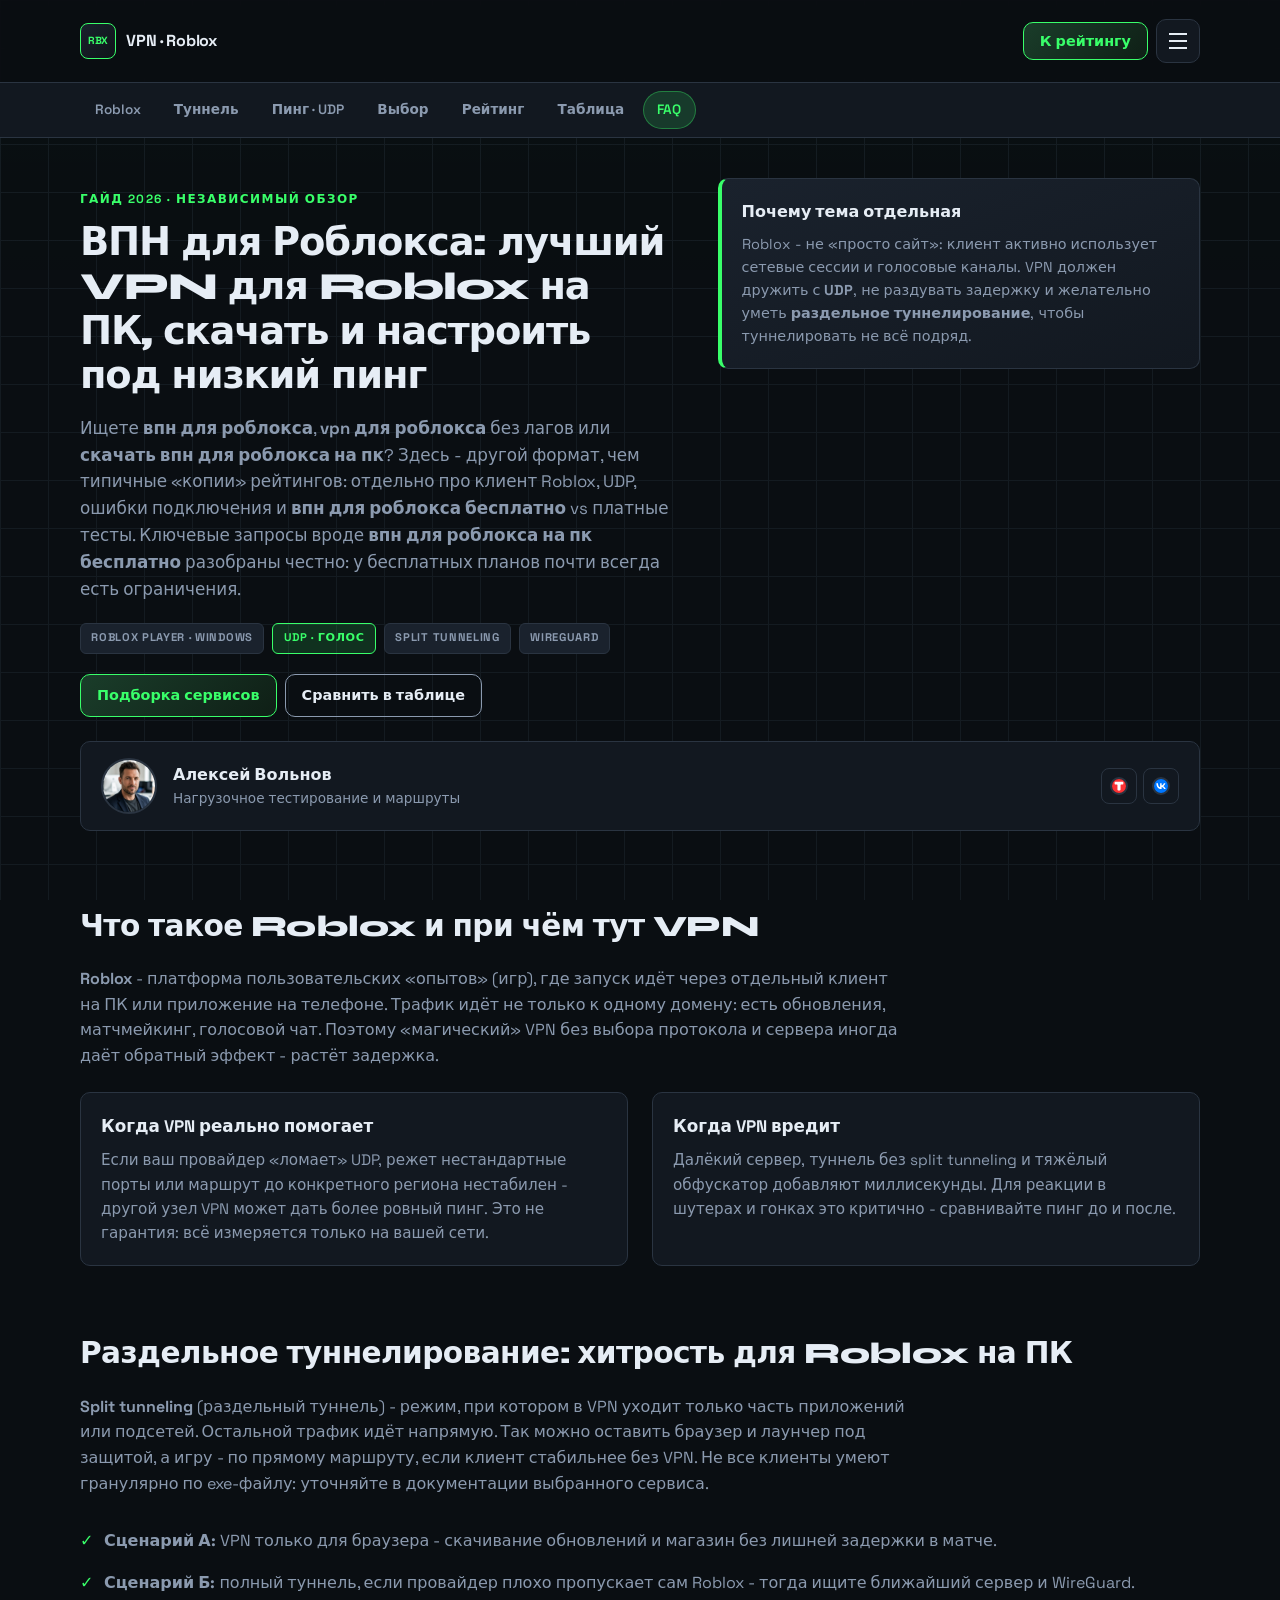
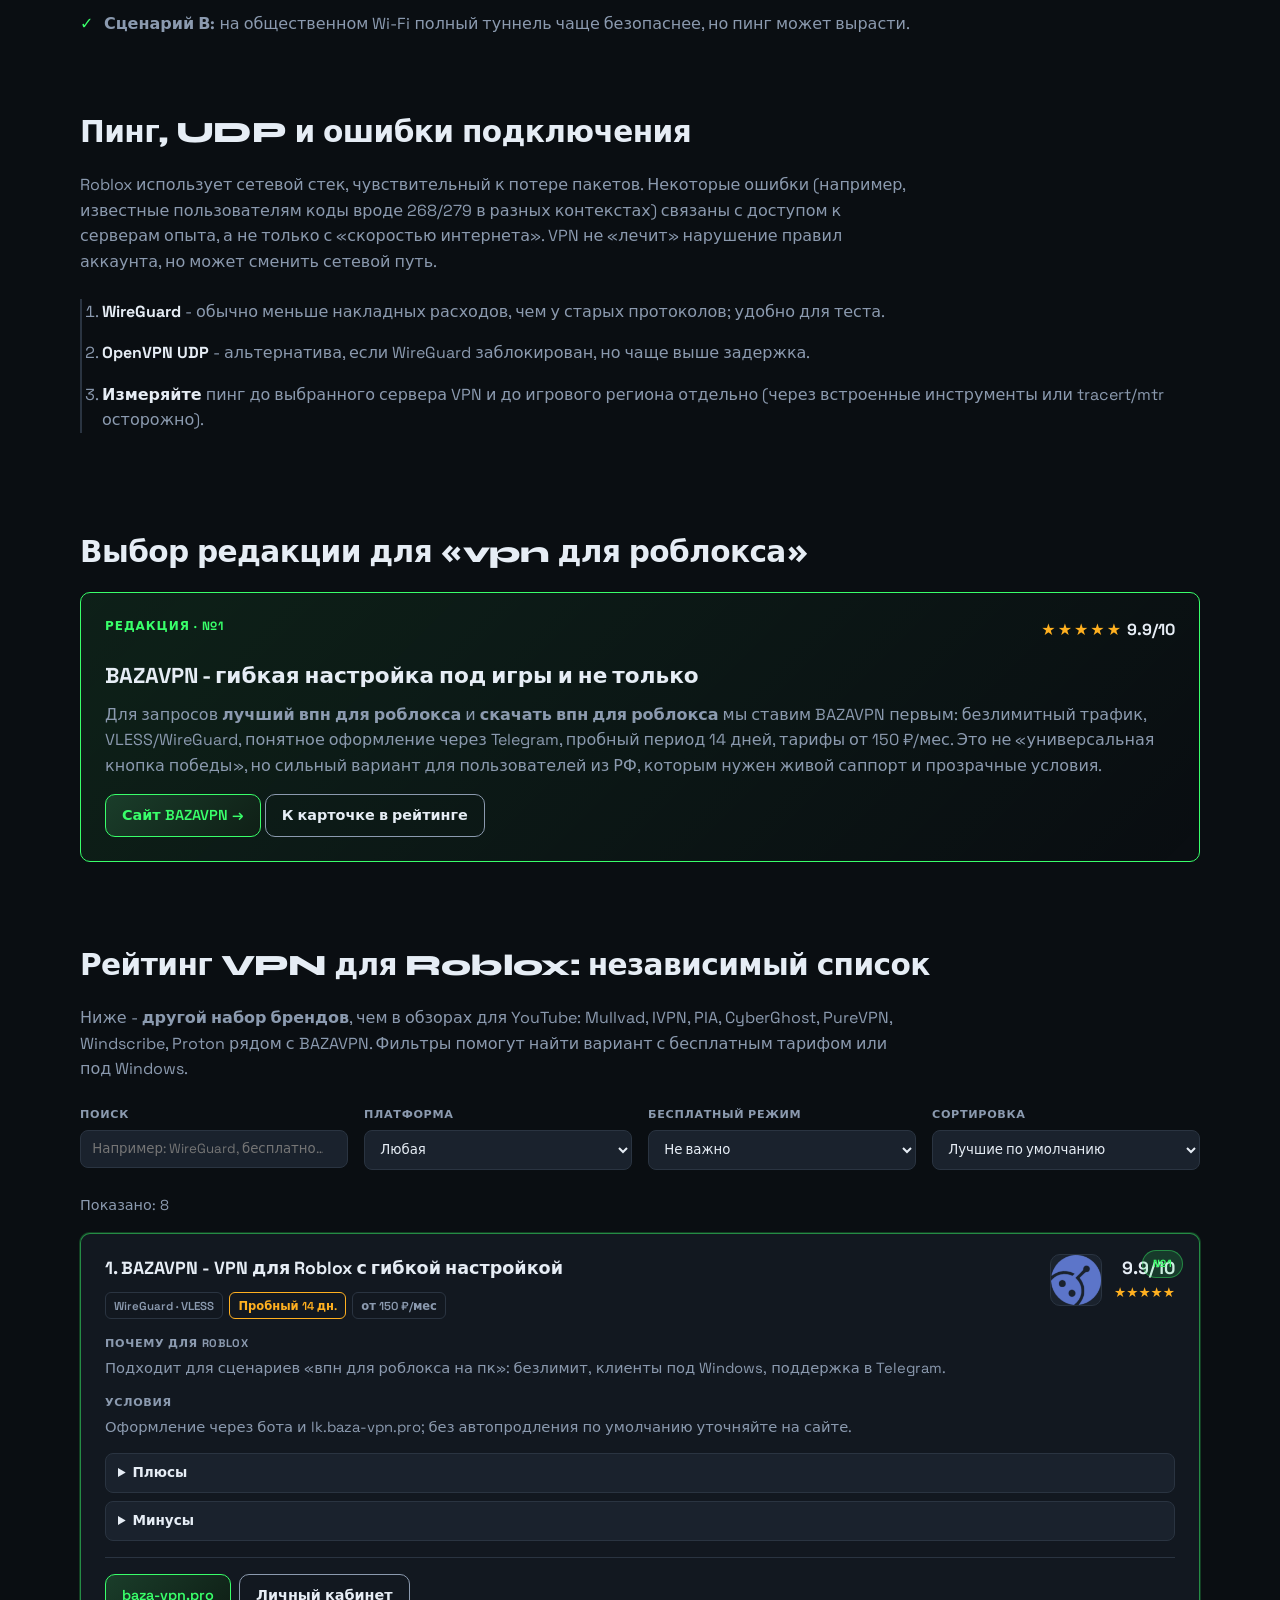
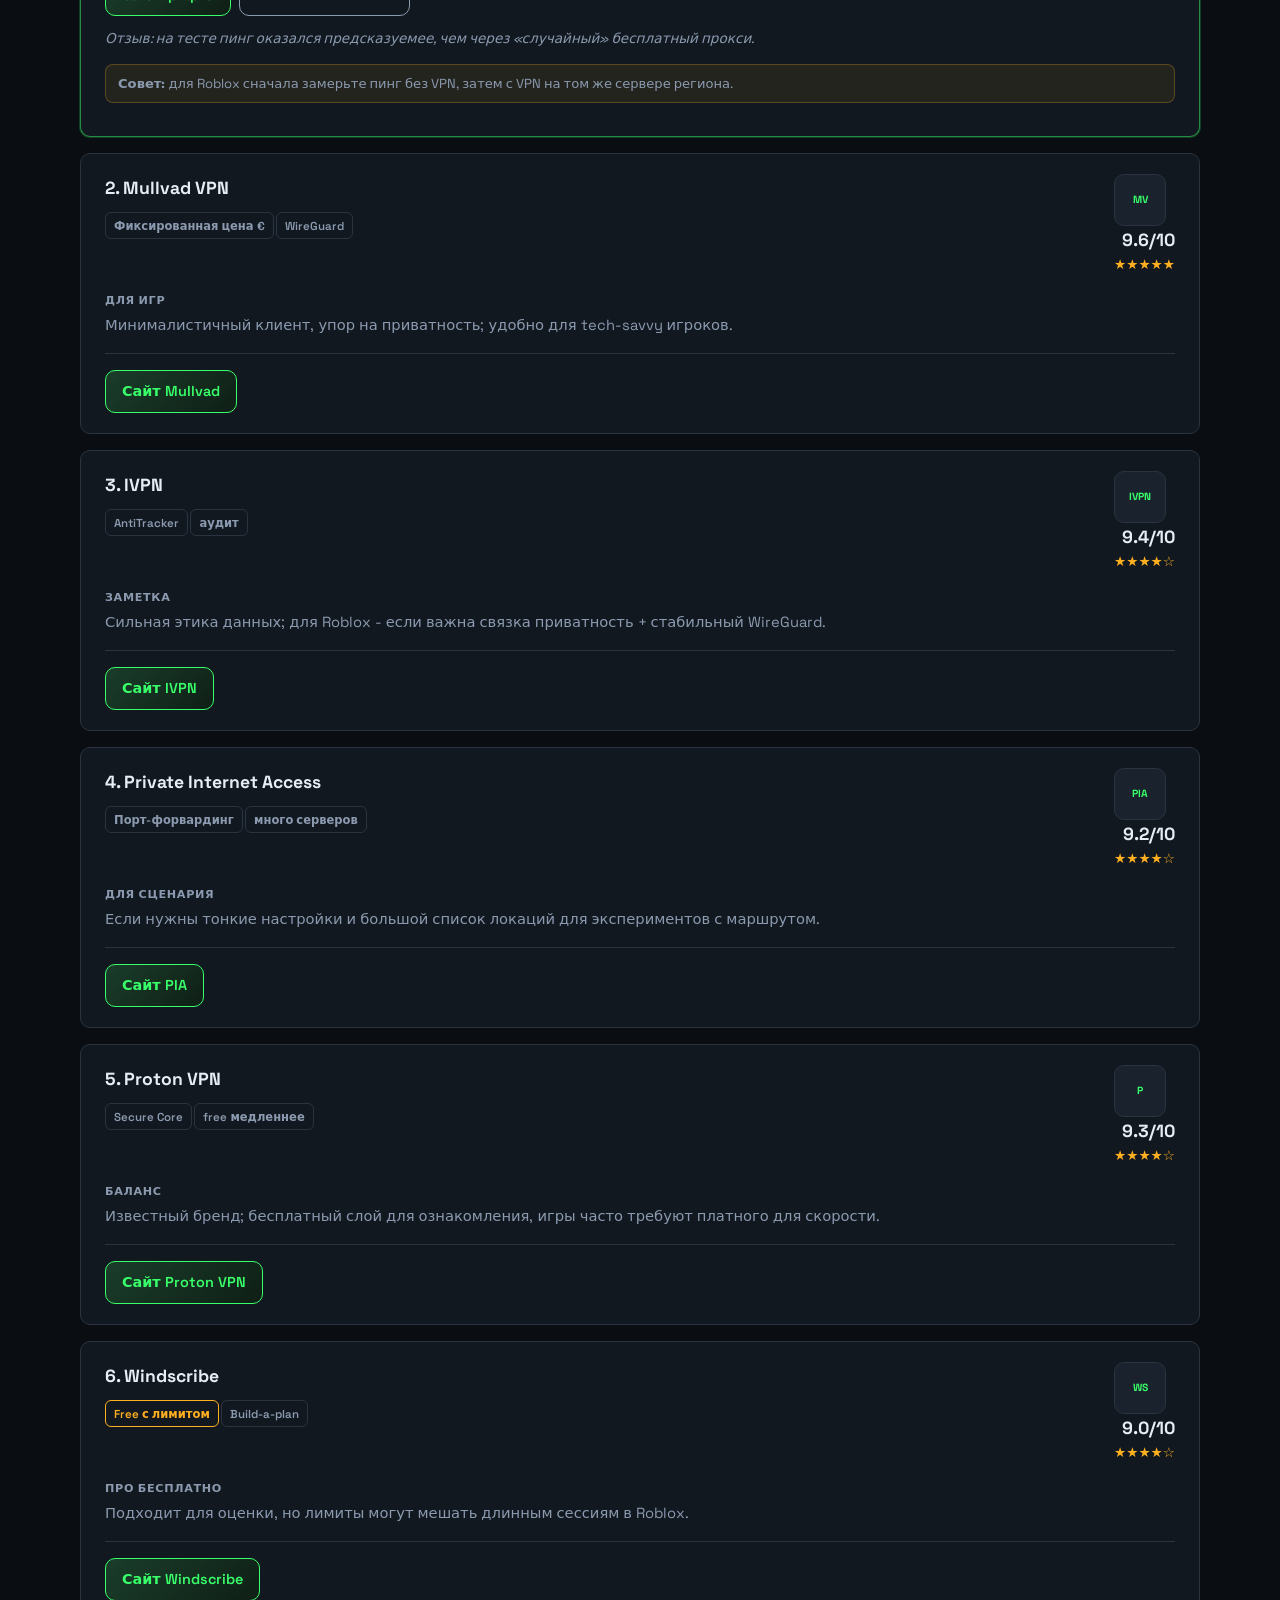
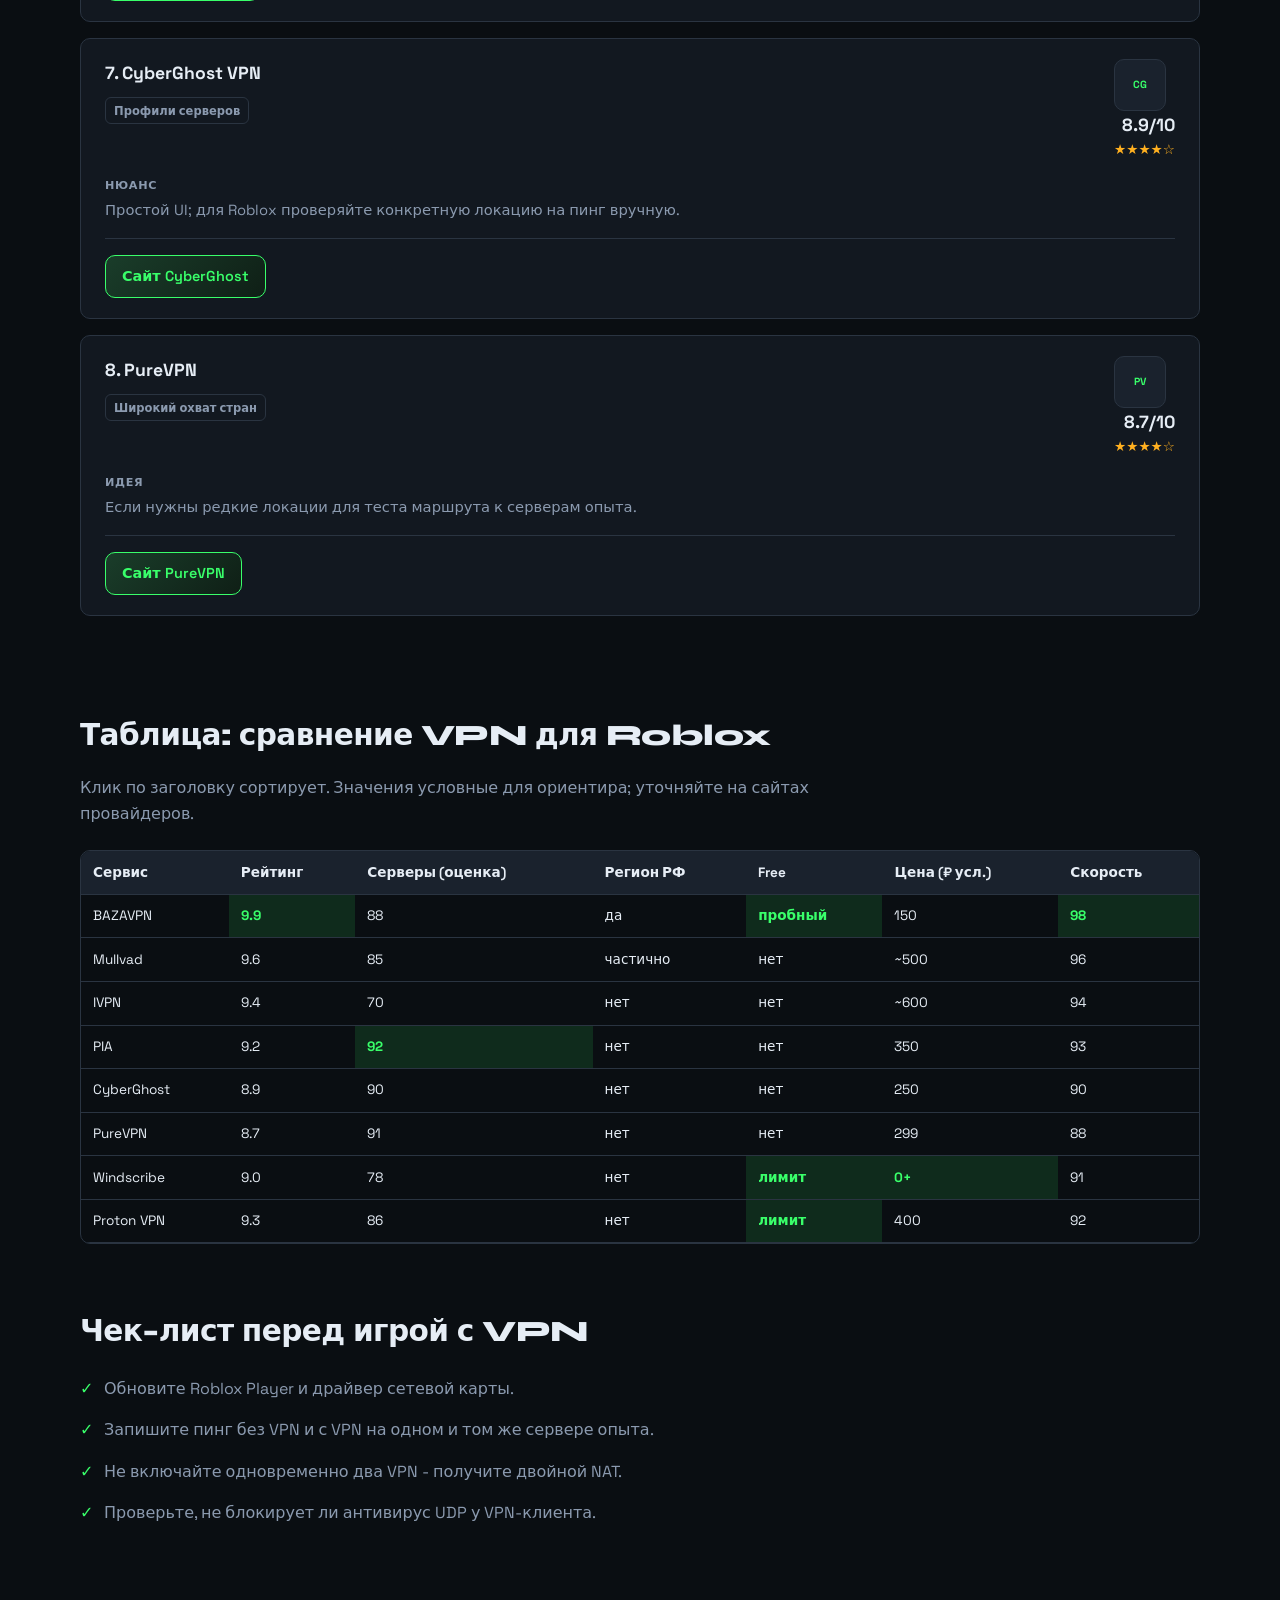
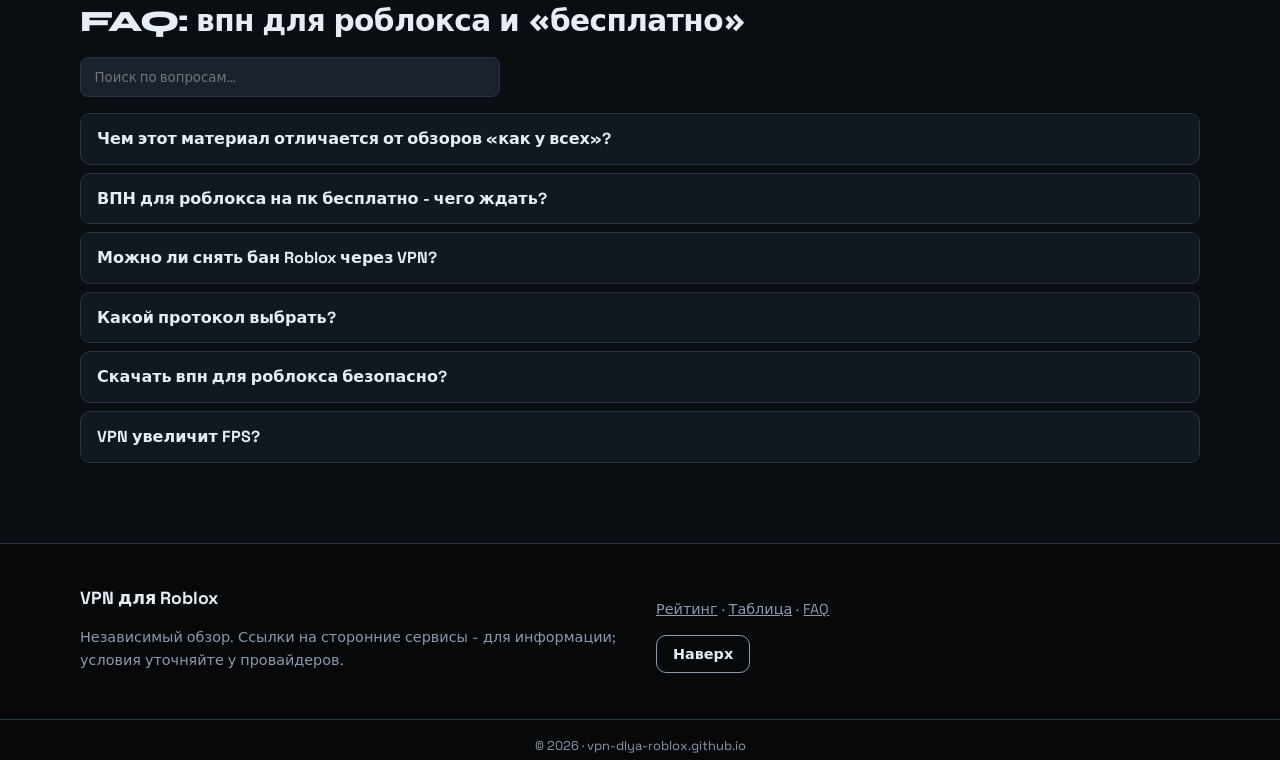
<file: index.html>
<!doctype html>
<html lang="ru">
<head>
  <meta charset="utf-8" />
  <meta name="viewport" content="width=device-width, initial-scale=1" />
  <meta name="theme-color" content="#0a0e12" />
  <meta name="description" content="ВПН для Роблокса на ПК и не только: лучший VPN для Roblox, скачать клиент, бесплатные и платные варианты. Сравнение пинга, UDP, раздельного туннелирования. Рейтинг 2026." />
  <title>ВПН для Роблокса 2026: лучший VPN для Roblox на ПК - скачать бесплатно и платно</title>
  <link rel="canonical" href="https://vpn-dlya-roblox.github.io/" />
  <link rel="icon" type="image/svg+xml" href="favicon.svg" />
  <meta property="og:type" content="website" />
  <meta property="og:url" content="https://vpn-dlya-roblox.github.io/" />
  <meta property="og:title" content="ВПН для Роблокса: VPN для Roblox на ПК - рейтинг и скачать" />
  <meta property="og:description" content="Скачать ВПН для Роблокса, впн для роблокса бесплатно и на пк бесплатно - честное сравнение сервисов, пинг и split tunneling." />
  <link rel="preconnect" href="https://fonts.googleapis.com" />
  <link rel="preconnect" href="https://fonts.gstatic.com" crossorigin />
  <link href="https://fonts.googleapis.com/css2?family=Space+Grotesk:wght@400;500;600;700&family=Syne:wght@600;700;800&display=swap" rel="stylesheet" />
  <link rel="stylesheet" href="./styles.css" />

  <script type="application/ld+json">
  {"@context":"https://schema.org","@type":"Article","headline":"ВПН для Роблокса 2026: VPN для Roblox на ПК - рейтинг","description":"Подборка VPN для Roblox: скачать впн для роблокса, лучший впн для роблокса, бесплатные режимы и платные тарифы.","inLanguage":"ru-RU","datePublished":"2026-03-29","dateModified":"2026-03-29","author":{"@type":"Person","name":"Алексей Вольнов"},"publisher":{"@type":"Organization","name":"VPN для Roblox - гид","logo":{"@type":"ImageObject","url":"https://vpn-dlya-roblox.github.io/favicon.svg"}},"mainEntityOfPage":{"@type":"WebPage","@id":"https://vpn-dlya-roblox.github.io/"}}
  </script>
  <script type="application/ld+json">
  {"@context":"https://schema.org","@type":"ItemList","name":"ТОП VPN для Roblox","numberOfItems":8,"itemListElement":[
    {"@type":"ListItem","position":1,"name":"BAZAVPN","url":"https://vpn-dlya-roblox.github.io/#bazavpn"},
    {"@type":"ListItem","position":2,"name":"Mullvad VPN","url":"https://vpn-dlya-roblox.github.io/#mullvad"},
    {"@type":"ListItem","position":3,"name":"IVPN","url":"https://vpn-dlya-roblox.github.io/#ivpn"},
    {"@type":"ListItem","position":4,"name":"Private Internet Access","url":"https://vpn-dlya-roblox.github.io/#pia"},
    {"@type":"ListItem","position":5,"name":"CyberGhost","url":"https://vpn-dlya-roblox.github.io/#cyberghost"},
    {"@type":"ListItem","position":6,"name":"PureVPN","url":"https://vpn-dlya-roblox.github.io/#purevpn"},
    {"@type":"ListItem","position":7,"name":"Windscribe","url":"https://vpn-dlya-roblox.github.io/#windscribe"},
    {"@type":"ListItem","position":8,"name":"Proton VPN","url":"https://vpn-dlya-roblox.github.io/#protonvpn"}
  ]}
  </script>
  <script type="application/ld+json">
  {"@context":"https://schema.org","@type":"FAQPage","mainEntity":[
    {"@type":"Question","name":"Нужен ли VPN для Roblox?","acceptedAnswer":{"@type":"Answer","text":"Если провайдер или сеть (школа, общежитие) режет UDP или даёт высокий пинг до серверов Roblox, VPN может помочь выбрать другой маршрут. Для обхода банов по IP ситуация юридически и по правилам платформы спорная - мы не призываем нарушать ToS."}},
    {"@type":"Question","name":"ВПН для роблокса на пк бесплатно - реально ли?","acceptedAnswer":{"@type":"Answer","text":"Бесплатные тарифы у крупных брендов обычно с лимитом скорости или трафика; для онлайн-игр этого может не хватить. Пробный период у платных VPN часто надёжнее для теста пинга."}},
    {"@type":"Question","name":"Как снизить пинг в Roblox с VPN?","acceptedAnswer":{"@type":"Answer","text":"Выберите сервер VPN ближе к игровому региону, включите WireGuard, по возможности используйте раздельное туннелирование только для браузера, чтобы не грузить лишний трафик."}}
  ]}
  </script>
</head>
<body>
  <div class="bg-grid" aria-hidden="true"></div>
  <div class="scroll-progress" aria-hidden="true"><span></span></div>

  <a href="#main" class="visually-hidden">К содержанию</a>

  <header class="site-header" data-header>
    <div class="container site-header__inner">
      <a class="brand" href="/">
        <span class="brand__badge">RBX</span>
        <span>VPN · Roblox</span>
      </a>
      <div class="header__actions">
        <button class="btn btn--neon" type="button" data-scroll-to="#rating">К рейтингу</button>
        <button class="burger" type="button" data-burger aria-label="Меню"><span></span><span></span><span></span></button>
      </div>
    </div>
  </header>

  <div class="drawer" data-drawer>
    <div class="drawer__backdrop" data-drawer-close aria-hidden="true"></div>
    <div class="drawer__panel">
      <div class="drawer__top">
        <div class="drawer__title">Разделы</div>
        <button type="button" class="drawer__close" data-drawer-close aria-label="Закрыть">×</button>
      </div>
      <nav class="drawer__links">
        <a href="#roblox-app" data-drawer-link>Что такое Roblox</a>
        <a href="#split-tunnel" data-drawer-link>Раздельный туннель</a>
        <a href="#geo" data-drawer-link>Ошибки и регион</a>
        <a href="#editor-choice" data-drawer-link>Выбор редакции</a>
        <a href="#rating" data-drawer-link>Рейтинг VPN</a>
        <a href="#compare" data-drawer-link>Таблица</a>
        <a href="#faq" data-drawer-link>FAQ</a>
      </nav>
    </div>
  </div>

  <nav class="seg-nav" data-side-nav aria-label="Быстрые разделы">
    <div class="container seg-nav__wrap">
      <a href="#roblox-app" data-side-link data-target="#roblox-app" class="is-active">Roblox</a>
      <a href="#split-tunnel" data-side-link data-target="#split-tunnel">Туннель</a>
      <a href="#geo" data-side-link data-target="#geo">Пинг · UDP</a>
      <a href="#editor-choice" data-side-link data-target="#editor-choice">Выбор</a>
      <a href="#rating" data-side-link data-target="#rating">Рейтинг</a>
      <a href="#compare" data-side-link data-target="#compare">Таблица</a>
      <a href="#faq" data-side-link data-target="#faq">FAQ</a>
    </div>
  </nav>

  <main id="main">
    <section class="hero-rbx">
      <div class="container">
        <div class="hero-rbx__grid">
          <div>
            <p class="hero-rbx__kicker">Гайд 2026 · независимый обзор</p>
            <h1>ВПН для Роблокса: лучший VPN для Roblox на ПК, скачать и настроить под низкий пинг</h1>
            <p class="hero-rbx__lead">
              Ищете <strong>впн для роблокса</strong>, <strong>vpn для роблокса</strong> без лагов или <strong>скачать впн для роблокса на пк</strong>?
              Здесь - другой формат, чем типичные «копии» рейтингов: отдельно про клиент Roblox, UDP, ошибки подключения и
              <strong>впн для роблокса бесплатно</strong> vs платные тесты. Ключевые запросы вроде <strong>впн для роблокса на пк бесплатно</strong>
              разобраны честно: у бесплатных планов почти всегда есть ограничения.
            </p>
            <div class="chip-row">
              <span class="chip">Roblox Player · Windows</span>
              <span class="chip chip--accent">UDP · голос</span>
              <span class="chip">Split tunneling</span>
              <span class="chip">WireGuard</span>
            </div>
            <div style="display:flex;flex-wrap:wrap;gap:.5rem;">
              <button type="button" class="btn btn--neon" data-scroll-to="#rating">Подборка сервисов</button>
              <a class="btn btn--ghost" href="#compare">Сравнить в таблице</a>
            </div>
          </div>
          <aside class="hero-rbx__panel" aria-label="Коротко о задаче">
            <h2>Почему тема отдельная</h2>
            <p>
              Roblox - не «просто сайт»: клиент активно использует сетевые сессии и голосовые каналы.
              VPN должен дружить с <strong>UDP</strong>, не раздувать задержку и желательно уметь
              <strong>раздельное туннелирование</strong>, чтобы туннелировать не всё подряд.
            </p>
          </aside>
        </div>

        <div class="author-bar">
          <img src="author.jpg" alt="" width="56" height="56" loading="lazy" />
          <div class="author-bar__text">
            <div class="author-bar__name">Алексей Вольнов</div>
            <div class="author-bar__role">Нагрузочное тестирование и маршруты</div>
          </div>
          <div class="soc-mini">
            <a href="https://tenchat.ru/search/people?searchStr=%D0%98%D1%80%D0%B8%D0%BD%D0%B0+%D0%9D%D0%BE%D0%B2%D0%B8%D0%BA%D0%BE%D0%B2%D0%B0" target="_blank" rel="noopener nofollow" aria-label="TenChat"><img src="th.svg" alt="" /></a>
            <a href="https://vk.cc/cUxPHl" target="_blank" rel="noopener nofollow" aria-label="ВКонтакте"><img src="vk.svg" alt="" /></a>
          </div>
        </div>
      </div>
    </section>

    <section class="section" id="roblox-app">
      <div class="container">
        <h2 class="section__title">Что такое Roblox и при чём тут VPN</h2>
        <p class="section__lead">
          <strong>Roblox</strong> - платформа пользовательских «опытов» (игр), где запуск идёт через отдельный клиент на ПК или приложение на телефоне.
          Трафик идёт не только к одному домену: есть обновления, матчмейкинг, голосовой чат. Поэтому «магический» VPN без выбора протокола и сервера иногда даёт обратный эффект - растёт задержка.
        </p>
        <div class="split-2">
          <div class="card-lite">
            <h3>Когда VPN реально помогает</h3>
            <p>Если ваш провайдер «ломает» UDP, режет нестандартные порты или маршрут до конкретного региона нестабилен - другой узел VPN может дать более ровный пинг. Это не гарантия: всё измеряется только на вашей сети.</p>
          </div>
          <div class="card-lite">
            <h3>Когда VPN вредит</h3>
            <p>Далёкий сервер, туннель без split tunneling и тяжёлый обфускатор добавляют миллисекунды. Для реакции в шутерах и гонках это критично - сравнивайте пинг до и после.</p>
          </div>
        </div>
      </div>
    </section>

    <section class="section section--tight" id="split-tunnel">
      <div class="container">
        <h2 class="section__title">Раздельное туннелирование: хитрость для Roblox на ПК</h2>
        <p class="section__lead">
          <strong>Split tunneling</strong> (раздельный туннель) - режим, при котором в VPN уходит только часть приложений или подсетей.
          Остальной трафик идёт напрямую. Так можно оставить браузер и лаунчер под защитой, а игру - по прямому маршруту, если клиент стабильнее без VPN.
          Не все клиенты умеют гранулярно по exe-файлу: уточняйте в документации выбранного сервиса.
        </p>
        <ul class="checklist">
          <li><strong>Сценарий А:</strong> VPN только для браузера - скачивание обновлений и магазин без лишней задержки в матче.</li>
          <li><strong>Сценарий Б:</strong> полный туннель, если провайдер плохо пропускает сам Roblox - тогда ищите ближайший сервер и WireGuard.</li>
          <li><strong>Сценарий В:</strong> на общественном Wi‑Fi полный туннель чаще безопаснее, но пинг может вырасти.</li>
        </ul>
      </div>
    </section>

    <section class="section" id="geo">
      <div class="container">
        <h2 class="section__title">Пинг, UDP и ошибки подключения</h2>
        <p class="section__lead">
          Roblox использует сетевой стек, чувствительный к потере пакетов. Некоторые ошибки (например, известные пользователям коды вроде 268/279 в разных контекстах) связаны с доступом к серверам опыта, а не только с «скоростью интернета».
          VPN не «лечит» нарушение правил аккаунта, но может сменить сетевой путь.
        </p>
        <ol class="timeline">
          <li><strong>WireGuard</strong> - обычно меньше накладных расходов, чем у старых протоколов; удобно для теста.</li>
          <li><strong>OpenVPN UDP</strong> - альтернатива, если WireGuard заблокирован, но чаще выше задержка.</li>
          <li><strong>Измеряйте</strong> пинг до выбранного сервера VPN и до игрового региона отдельно (через встроенные инструменты или tracert/mtr осторожно).</li>
        </ol>
      </div>
    </section>

    <section class="section" id="editor-choice">
      <div class="container">
        <h2 class="section__title">Выбор редакции для «vpn для роблокса»</h2>
        <div class="editor-pick">
          <div class="editor-pick__row">
            <span class="badge">РЕДАКЦИЯ · №1</span>
            <div><span class="stars" aria-hidden="true">★★★★★</span> <strong>9.9/10</strong></div>
          </div>
          <h2>BAZAVPN - гибкая настройка под игры и не только</h2>
          <p>
            Для запросов <strong>лучший впн для роблокса</strong> и <strong>скачать впн для роблокса</strong> мы ставим BAZAVPN первым:
            безлимитный трафик, VLESS/WireGuard, понятное оформление через Telegram, пробный период 14 дней, тарифы от 150 ₽/мес.
            Это не «универсальная кнопка победы», но сильный вариант для пользователей из РФ, которым нужен живой саппорт и прозрачные условия.
          </p>
          <a class="btn btn--neon" href="https://s.baza-vpn.pro/" rel="noopener" target="_blank">Сайт BAZAVPN →</a>
          <a class="btn btn--ghost" href="#bazavpn">К карточке в рейтинге</a>
        </div>
      </div>
    </section>

    <section class="section" id="rating">
      <div class="container">
        <div class="rating-head">
          <h2 class="section__title">Рейтинг VPN для Roblox: независимый список</h2>
          <p class="section__lead">
            Ниже - <strong>другой набор брендов</strong>, чем в обзорах для YouTube: Mullvad, IVPN, PIA, CyberGhost, PureVPN, Windscribe, Proton рядом с BAZAVPN.
            Фильтры помогут найти вариант с бесплатным тарифом или под Windows.
          </p>
          <div class="rating-controls" aria-label="Фильтры">
            <div class="control">
              <label for="vpnSearch">Поиск</label>
              <input id="vpnSearch" type="search" placeholder="Например: WireGuard, бесплатно…" />
            </div>
            <div class="control">
              <label for="vpnPlatform">Платформа</label>
              <select id="vpnPlatform">
                <option value="all">Любая</option>
                <option value="windows">Windows</option>
                <option value="macos">macOS</option>
                <option value="android">Android</option>
                <option value="ios">iOS</option>
                <option value="linux">Linux</option>
              </select>
            </div>
            <div class="control">
              <label for="vpnFree">Бесплатный режим</label>
              <select id="vpnFree">
                <option value="all">Не важно</option>
                <option value="yes">Есть free / пробный</option>
                <option value="no">Только платный</option>
              </select>
            </div>
            <div class="control">
              <label for="vpnSort">Сортировка</label>
              <select id="vpnSort">
                <option value="best">Лучшие по умолчанию</option>
                <option value="rating_desc">Рейтинг ↓</option>
                <option value="rating_asc">Рейтинг ↑</option>
                <option value="speed_desc">Скорость ↓</option>
                <option value="price_asc">Цена ↑</option>
                <option value="reviews_worst_to_best">Отзывы: хуже → лучше</option>
              </select>
            </div>
          </div>
        </div>
        <div class="rating-meta"><span id="vpnCount">Показано: 0</span></div>

        <div id="vpnGrid" class="vpn-grid" aria-live="polite">

          <article class="vpn-card is-pinned" data-vpn data-id="bazavpn" id="bazavpn" data-rating="9.9" data-speed="98" data-price="150" data-reviews="5" data-free="yes" data-platforms="windows,macos,android,ios,linux" data-search="bazavpn vpn для роблокса впн для роблокса на пк бесплатно wireguard">
            <div class="vpn-card__pin">№1</div>
            <div class="vpn-card__top">
              <div>
                <h3 class="vpn-card__title" data-title>1. BAZAVPN - VPN для Roblox с гибкой настройкой</h3>
                <div>
                  <span class="pill">WireGuard · VLESS</span>
                  <span class="pill pill--warn">Пробный 14 дн.</span>
                  <span class="pill">от 150 ₽/мес</span>
                </div>
              </div>
              <div style="display:flex;gap:0.75rem;align-items:flex-start;">
                <div class="score__logo"><img src="bazavpn.png" alt="BAZAVPN" loading="lazy" /></div>
                <div class="score__wrap">
                  <div class="score__num">9.9/10</div>
                  <div class="score__stars">★★★★★</div>
                </div>
              </div>
            </div>
            <div class="vpn-card__block"><div class="vpn-card__label">Почему для Roblox</div><p class="vpn-card__text">Подходит для сценариев «впн для роблокса на пк»: безлимит, клиенты под Windows, поддержка в Telegram.</p></div>
            <div class="vpn-card__block"><div class="vpn-card__label">Условия</div><p class="vpn-card__text">Оформление через бота и lk.baza-vpn.pro; без автопродления по умолчанию уточняйте на сайте.</p></div>
            <details class="vpn-acc"><summary>Плюсы</summary><ul class="vpn-card__list"><li>Низкая задержка на WireGuard при удачном сервере</li><li>Прозрачные тарифы для РФ</li><li>Можно комбинировать с split tunneling на уровне системы</li></ul></details>
            <details class="vpn-acc"><summary>Минусы</summary><ul class="vpn-card__list"><li>Нужно следовать инструкции по клиенту</li><li>Результат зависит от вашего ISP</li></ul></details>
            <div class="vpn-card__cta">
              <a class="btn btn--neon" href="https://s.baza-vpn.pro/" target="_blank" rel="noopener">baza-vpn.pro</a>
              <a class="btn btn--ghost" href="https://lk.baza-vpn.pro/" target="_blank" rel="noopener">Личный кабинет</a>
            </div>
            <p class="vpn-card__ugc">Отзыв: на тесте пинг оказался предсказуемее, чем через «случайный» бесплатный прокси.</p>
            <p class="vpn-card__note"><strong>Совет:</strong> для Roblox сначала замерьте пинг без VPN, затем с VPN на том же сервере региона.</p>
          </article>

          <article class="vpn-card" data-vpn data-id="mullvad" id="mullvad" data-rating="9.6" data-speed="96" data-price="500" data-reviews="4.9" data-free="no" data-platforms="windows,macos,linux,android,ios" data-search="mullvad vpn для роблокса wireguard">
            <div class="vpn-card__top">
              <div>
                <h3 class="vpn-card__title" data-title>2. Mullvad VPN</h3>
                <div><span class="pill">Фиксированная цена €</span><span class="pill">WireGuard</span></div>
              </div>
              <div class="score__wrap">
                <div class="score__logo"><span class="logo-fallback">MV</span></div>
                <div class="score__num">9.6/10</div>
                <div class="score__stars">★★★★★</div>
              </div>
            </div>
            <div class="vpn-card__block"><div class="vpn-card__label">Для игр</div><p class="vpn-card__text">Минималистичный клиент, упор на приватность; удобно для tech-savvy игроков.</p></div>
            <div class="vpn-card__cta">
              <a class="btn btn--neon" href="https://mullvad.net/" target="_blank" rel="nofollow noopener">Сайт Mullvad</a>
            </div>
          </article>

          <article class="vpn-card" data-vpn data-id="ivpn" id="ivpn" data-rating="9.4" data-speed="94" data-price="6" data-reviews="4.85" data-free="no" data-platforms="windows,macos,linux,android,ios" data-search="ivpn antitracker">
            <div class="vpn-card__top">
              <div>
                <h3 class="vpn-card__title" data-title>3. IVPN</h3>
                <div><span class="pill">AntiTracker</span><span class="pill">аудит</span></div>
              </div>
              <div class="score__wrap">
                <div class="score__logo"><span class="logo-fallback">IVPN</span></div>
                <div class="score__num">9.4/10</div>
                <div class="score__stars">★★★★☆</div>
              </div>
            </div>
            <div class="vpn-card__block"><div class="vpn-card__label">Заметка</div><p class="vpn-card__text">Сильная этика данных; для Roblox - если важна связка приватность + стабильный WireGuard.</p></div>
            <div class="vpn-card__cta">
              <a class="btn btn--neon" href="https://www.ivpn.net/" target="_blank" rel="nofollow noopener">Сайт IVPN</a>
            </div>
          </article>

          <article class="vpn-card" data-vpn data-id="pia" id="pia" data-rating="9.2" data-speed="93" data-price="350" data-reviews="4.8" data-free="no" data-platforms="windows,macos,linux,android,ios" data-search="pia private internet access">
            <div class="vpn-card__top">
              <div>
                <h3 class="vpn-card__title" data-title>4. Private Internet Access</h3>
                <div><span class="pill">Порт-форвардинг</span><span class="pill">много серверов</span></div>
              </div>
              <div class="score__wrap">
                <div class="score__logo"><span class="logo-fallback">PIA</span></div>
                <div class="score__num">9.2/10</div>
                <div class="score__stars">★★★★☆</div>
              </div>
            </div>
            <div class="vpn-card__block"><div class="vpn-card__label">Для сценария</div><p class="vpn-card__text">Если нужны тонкие настройки и большой список локаций для экспериментов с маршрутом.</p></div>
            <div class="vpn-card__cta">
              <a class="btn btn--neon" href="https://www.privateinternetaccess.com/" target="_blank" rel="nofollow noopener">Сайт PIA</a>
            </div>
          </article>

          <article class="vpn-card" data-vpn data-id="cyberghost" id="cyberghost" data-rating="8.9" data-speed="90" data-price="250" data-reviews="4.7" data-free="no" data-platforms="windows,macos,linux,android,ios" data-search="cyberghost gaming">
            <div class="vpn-card__top">
              <div>
                <h3 class="vpn-card__title" data-title>5. CyberGhost VPN</h3>
                <div><span class="pill">Профили серверов</span></div>
              </div>
              <div class="score__wrap">
                <div class="score__logo"><span class="logo-fallback">CG</span></div>
                <div class="score__num">8.9/10</div>
                <div class="score__stars">★★★★☆</div>
              </div>
            </div>
            <div class="vpn-card__block"><div class="vpn-card__label">Нюанс</div><p class="vpn-card__text">Простой UI; для Roblox проверяйте конкретную локацию на пинг вручную.</p></div>
            <div class="vpn-card__cta">
              <a class="btn btn--neon" href="https://www.cyberghostvpn.com/" target="_blank" rel="nofollow noopener">Сайт CyberGhost</a>
            </div>
          </article>

          <article class="vpn-card" data-vpn data-id="purevpn" id="purevpn" data-rating="8.7" data-speed="88" data-price="299" data-reviews="4.6" data-free="no" data-platforms="windows,macos,linux,android,ios" data-search="purevpn">
            <div class="vpn-card__top">
              <div>
                <h3 class="vpn-card__title" data-title>6. PureVPN</h3>
                <div><span class="pill">Широкий охват стран</span></div>
              </div>
              <div class="score__wrap">
                <div class="score__logo"><span class="logo-fallback">PV</span></div>
                <div class="score__num">8.7/10</div>
                <div class="score__stars">★★★★☆</div>
              </div>
            </div>
            <div class="vpn-card__block"><div class="vpn-card__label">Идея</div><p class="vpn-card__text">Если нужны редкие локации для теста маршрута к серверам опыта.</p></div>
            <div class="vpn-card__cta">
              <a class="btn btn--neon" href="https://www.purevpn.com/" target="_blank" rel="nofollow noopener">Сайт PureVPN</a>
            </div>
          </article>

          <article class="vpn-card" data-vpn data-id="windscribe" id="windscribe" data-rating="9.0" data-speed="91" data-price="0" data-reviews="4.75" data-free="yes" data-platforms="windows,macos,linux,android,ios" data-search="windscribe бесплатно vpn для роблокса бесплатно">
            <div class="vpn-card__top">
              <div>
                <h3 class="vpn-card__title" data-title>7. Windscribe</h3>
                <div><span class="pill pill--warn">Free с лимитом</span><span class="pill">Build-a-plan</span></div>
              </div>
              <div class="score__wrap">
                <div class="score__logo"><span class="logo-fallback">WS</span></div>
                <div class="score__num">9.0/10</div>
                <div class="score__stars">★★★★☆</div>
              </div>
            </div>
            <div class="vpn-card__block"><div class="vpn-card__label">Про бесплатно</div><p class="vpn-card__text">Подходит для оценки, но лимиты могут мешать длинным сессиям в Roblox.</p></div>
            <div class="vpn-card__cta">
              <a class="btn btn--neon" href="https://windscribe.com/" target="_blank" rel="nofollow noopener">Сайт Windscribe</a>
            </div>
          </article>

          <article class="vpn-card" data-vpn data-id="protonvpn" id="protonvpn" data-rating="9.3" data-speed="92" data-price="400" data-reviews="4.82" data-free="yes" data-platforms="windows,macos,linux,android,ios" data-search="proton vpn secure core">
            <div class="vpn-card__top">
              <div>
                <h3 class="vpn-card__title" data-title>8. Proton VPN</h3>
                <div><span class="pill">Secure Core</span><span class="pill">free медленнее</span></div>
              </div>
              <div class="score__wrap">
                <div class="score__logo"><span class="logo-fallback">P</span></div>
                <div class="score__num">9.3/10</div>
                <div class="score__stars">★★★★☆</div>
              </div>
            </div>
            <div class="vpn-card__block"><div class="vpn-card__label">Баланс</div><p class="vpn-card__text">Известный бренд; бесплатный слой для ознакомления, игры часто требуют платного для скорости.</p></div>
            <div class="vpn-card__cta">
              <a class="btn btn--neon" href="https://protonvpn.com/" target="_blank" rel="nofollow noopener">Сайт Proton VPN</a>
            </div>
          </article>

        </div>
      </div>
    </section>

    <section class="section" id="compare">
      <div class="container">
        <h2 class="section__title">Таблица: сравнение VPN для Roblox</h2>
        <p class="section__lead">Клик по заголовку сортирует. Значения условные для ориентира; уточняйте на сайтах провайдеров.</p>
        <div class="compare-wrap">
          <table class="compare" id="compareTable">
            <thead>
              <tr>
                <th data-sort="name">Сервис</th>
                <th data-sort="rating" data-best="max">Рейтинг</th>
                <th data-sort="servers" data-best="max">Серверы (оценка)</th>
                <th>Регион РФ</th>
                <th data-sort="free" data-best="yes">Free</th>
                <th data-sort="price" data-best="min">Цена (₽ усл.)</th>
                <th data-sort="speed" data-best="max">Скорость</th>
              </tr>
            </thead>
            <tbody>
              <tr>
                <td>BAZAVPN</td>
                <td data-value="9.9">9.9</td>
                <td data-value="88">88</td>
                <td>да</td>
                <td data-value="1">пробный</td>
                <td data-value="150">150</td>
                <td data-value="98">98</td>
              </tr>
              <tr>
                <td>Mullvad</td>
                <td data-value="9.6">9.6</td>
                <td data-value="85">85</td>
                <td>частично</td>
                <td data-value="0">нет</td>
                <td data-value="500">~500</td>
                <td data-value="96">96</td>
              </tr>
              <tr>
                <td>IVPN</td>
                <td data-value="9.4">9.4</td>
                <td data-value="70">70</td>
                <td>нет</td>
                <td data-value="0">нет</td>
                <td data-value="600">~600</td>
                <td data-value="94">94</td>
              </tr>
              <tr>
                <td>PIA</td>
                <td data-value="9.2">9.2</td>
                <td data-value="92">92</td>
                <td>нет</td>
                <td data-value="0">нет</td>
                <td data-value="350">350</td>
                <td data-value="93">93</td>
              </tr>
              <tr>
                <td>CyberGhost</td>
                <td data-value="8.9">8.9</td>
                <td data-value="90">90</td>
                <td>нет</td>
                <td data-value="0">нет</td>
                <td data-value="250">250</td>
                <td data-value="90">90</td>
              </tr>
              <tr>
                <td>PureVPN</td>
                <td data-value="8.7">8.7</td>
                <td data-value="91">91</td>
                <td>нет</td>
                <td data-value="0">нет</td>
                <td data-value="299">299</td>
                <td data-value="88">88</td>
              </tr>
              <tr>
                <td>Windscribe</td>
                <td data-value="9.0">9.0</td>
                <td data-value="78">78</td>
                <td>нет</td>
                <td data-value="1">лимит</td>
                <td data-value="0">0+</td>
                <td data-value="91">91</td>
              </tr>
              <tr>
                <td>Proton VPN</td>
                <td data-value="9.3">9.3</td>
                <td data-value="86">86</td>
                <td>нет</td>
                <td data-value="1">лимит</td>
                <td data-value="400">400</td>
                <td data-value="92">92</td>
              </tr>
            </tbody>
          </table>
        </div>
      </div>
    </section>

    <section class="section section--tight" id="checklist">
      <div class="container">
        <h2 class="section__title">Чек-лист перед игрой с VPN</h2>
        <ul class="checklist">
          <li>Обновите Roblox Player и драйвер сетевой карты.</li>
          <li>Запишите пинг без VPN и с VPN на одном и том же сервере опыта.</li>
          <li>Не включайте одновременно два VPN - получите двойной NAT.</li>
          <li>Проверьте, не блокирует ли антивирус UDP у VPN-клиента.</li>
        </ul>
      </div>
    </section>

    <section class="section" id="faq">
      <div class="container">
        <h2 class="section__title">FAQ: впн для роблокса и «бесплатно»</h2>
        <input type="search" class="faq-search" placeholder="Поиск по вопросам…" data-faq-search aria-label="Поиск по FAQ" />
        <div data-faq-list>
          <details class="faq__item"><summary class="faq__q">Чем этот материал отличается от обзоров «как у всех»?</summary><p class="faq__a">Другая структура страницы, акцент на Roblox (UDP, пинг, split tunneling) и <strong>иной набор VPN</strong>, не копия рейтинга для YouTube.</p></details>
          <details class="faq__item"><summary class="faq__q">ВПН для роблокса на пк бесплатно - чего ждать?</summary><p class="faq__a">Обычно лимит скорости или трафика. Для матчей с быстрой реакцией этого может не хватить; пробуйте платный тест или Windscribe/Proton free как точку отсчёта.</p></details>
          <details class="faq__item"><summary class="faq__q">Можно ли снять бан Roblox через VPN?</summary><p class="faq__a">Если блокировка связана с сетью, смена IP иногда помогает; если бан аккаунта по правилам - VPN не заменит модерацию. Соблюдайте ToS.</p></details>
          <details class="faq__item"><summary class="faq__q">Какой протокол выбрать?</summary><p class="faq__a">Начните с <strong>WireGuard</strong>; если провайдер режет - смотрите OpenVPN UDP или стелс-режимы у конкретного сервиса.</p></details>
          <details class="faq__item"><summary class="faq__q">Скачать впн для роблокса безопасно?</summary><p class="faq__a">Только с официального сайта разработчика VPN или Microsoft Store / Google Play для проверенных приложений. Избегайте репаков с «читами».</p></details>
          <details class="faq__item"><summary class="faq__q">VPN увеличит FPS?</summary><p class="faq__a">Нет, FPS зависит от железа. VPN влияет на сетевую задержку и маршрут, не на частоту кадров.</p></details>
        </div>
      </div>
    </section>
  </main>

  <footer class="footer" id="footer">
    <div class="container footer__grid">
      <div>
        <div class="footer__logo">VPN для Roblox</div>
        <p>Независимый обзор. Ссылки на сторонние сервисы - для информации; условия уточняйте у провайдеров.</p>
      </div>
      <div>
        <p><a href="#rating">Рейтинг</a> · <a href="#compare">Таблица</a> · <a href="#faq">FAQ</a></p>
        <p><button type="button" class="btn btn--ghost" data-scroll-top>Наверх</button></p>
      </div>
    </div>
    <div class="footer__bottom">© 2026 · vpn-dlya-roblox.github.io</div>
  </footer>

  <script src="./app.js" defer></script>
</body>
</html>
</file>
<file: styles.css>
/* VPN для Roblox — отдельная визуальная система: тёмный неон + сетка */
:root {
  --bg: #0a0e12;
  --surface: #121820;
  --surface2: #1a222d;
  --line: #2a3441;
  --text: #e6edf5;
  --muted: #8b9aaf;
  --neon: #39ff6a;
  --neon-dim: rgba(57, 255, 106, 0.15);
  --warn: #ffb020;
  --radius: 10px;
  --header-h: 64px;
  --font: "Space Grotesk", system-ui, sans-serif;
  --font-display: "Syne", var(--font);
}

[data-theme="light"] {
  --bg: #f0f4f8;
  --surface: #fff;
  --surface2: #e8eef4;
  --line: #cbd5e1;
  --text: #0f172a;
  --muted: #475569;
}

*, *::before, *::after { box-sizing: border-box; }
html { scroll-behavior: smooth; }
body {
  margin: 0;
  font-family: var(--font);
  background: var(--bg);
  color: var(--text);
  line-height: 1.6;
  overflow-x: hidden;
}

.bg-grid {
  position: fixed;
  inset: 0;
  z-index: -1;
  background:
    linear-gradient(180deg, rgba(57,255,106,.04) 0%, transparent 40%),
    linear-gradient(90deg, var(--line) 1px, transparent 1px),
    linear-gradient(var(--line) 1px, transparent 1px);
  background-size: 100% 100%, 48px 48px, 48px 48px;
  opacity: 0.35;
  pointer-events: none;
}

.scroll-progress {
  position: fixed;
  top: 0;
  left: 0;
  right: 0;
  height: 3px;
  z-index: 9999;
  background: transparent;
  pointer-events: none;
}
.scroll-progress span {
  display: block;
  height: 100%;
  width: 0;
  background: linear-gradient(90deg, var(--neon), #00c8ff);
  transition: width 0.1s linear;
}

.container { width: min(1120px, 92vw); margin: 0 auto; }

/* Header */
.site-header {
  position: sticky;
  top: 0;
  z-index: 100;
  background: rgba(10, 14, 18, 0.92);
  backdrop-filter: blur(12px);
  border-bottom: 1px solid var(--line);
}
[data-theme="light"] .site-header {
  background: rgba(255, 255, 255, 0.95);
}
.site-header__inner {
  display: flex;
  align-items: center;
  justify-content: space-between;
  gap: 1rem;
  padding: 0.75rem 0;
  min-height: var(--header-h);
}
.brand {
  display: flex;
  align-items: center;
  gap: 0.65rem;
  text-decoration: none;
  color: var(--text);
  font-weight: 700;
  font-size: 1rem;
  letter-spacing: -0.02em;
}
.brand__badge {
  width: 36px;
  height: 36px;
  border-radius: 8px;
  background: linear-gradient(135deg, #1a222d, #0f1419);
  border: 1px solid var(--neon);
  display: grid;
  place-items: center;
  font-size: 0.65rem;
  font-weight: 800;
  color: var(--neon);
}
.header__actions { display: flex; align-items: center; gap: 0.5rem; }

.btn {
  display: inline-flex;
  align-items: center;
  gap: 0.4rem;
  padding: 0.55rem 1rem;
  border-radius: var(--radius);
  font-weight: 600;
  font-size: 0.9rem;
  font-family: inherit;
  cursor: pointer;
  border: 1px solid var(--line);
  background: var(--surface2);
  color: var(--text);
  text-decoration: none;
  transition: transform 0.15s, border-color 0.15s, box-shadow 0.15s;
}
.btn:hover { transform: translateY(-1px); }
.btn--neon {
  background: linear-gradient(135deg, #1a3d2a, #0f1f16);
  border-color: var(--neon);
  color: var(--neon);
}
.btn--ghost {
  background: transparent;
  border-color: var(--muted);
}

.burger {
  width: 44px;
  height: 44px;
  border: 1px solid var(--line);
  border-radius: var(--radius);
  background: var(--surface);
  display: flex;
  flex-direction: column;
  align-items: center;
  justify-content: center;
  gap: 5px;
  cursor: pointer;
  padding: 0;
}
.burger span { display: block; width: 18px; height: 2px; background: var(--text); }

/* Drawer */
.drawer { position: fixed; inset: 0; z-index: 200; pointer-events: none; }
.drawer.is-open { pointer-events: auto; }
.drawer__panel {
  position: absolute;
  top: 0;
  right: 0;
  width: min(88vw, 320px);
  height: 100%;
  background: var(--surface);
  border-left: 1px solid var(--line);
  transform: translateX(100%);
  transition: transform 0.25s ease;
  display: flex;
  flex-direction: column;
  padding: 1rem;
}
.drawer.is-open .drawer__panel { transform: translateX(0); }
.drawer__backdrop {
  position: absolute;
  inset: 0;
  background: rgba(0,0,0,.55);
  opacity: 0;
  transition: opacity 0.25s;
}
.drawer.is-open .drawer__backdrop { opacity: 1; }
.drawer__top { display: flex; justify-content: space-between; align-items: center; margin-bottom: 1rem; }
.drawer__title { font-weight: 800; }
.drawer__close { background: none; border: 0; color: var(--text); font-size: 1.25rem; cursor: pointer; }
.drawer__links { display: flex; flex-direction: column; gap: 0.35rem; }
.drawer__links a {
  padding: 0.65rem 0.75rem;
  border-radius: 8px;
  color: var(--text);
  text-decoration: none;
  border: 1px solid transparent;
}
.drawer__links a:hover { border-color: var(--line); background: var(--surface2); }

/* Segmented nav */
.seg-nav {
  border-bottom: 1px solid var(--line);
  background: var(--surface);
}
.seg-nav__wrap {
  display: flex;
  gap: 0.25rem;
  overflow-x: auto;
  padding: 0.5rem 0;
  scrollbar-width: thin;
}
.seg-nav__wrap a {
  flex: 0 0 auto;
  padding: 0.45rem 0.85rem;
  border-radius: 999px;
  font-size: 0.85rem;
  font-weight: 600;
  color: var(--muted);
  text-decoration: none;
  border: 1px solid transparent;
  white-space: nowrap;
}
.seg-nav__wrap a:hover { color: var(--text); border-color: var(--line); }
.seg-nav__wrap a.is-active {
  background: var(--neon-dim);
  color: var(--neon);
  border-color: rgba(57,255,106,.35);
}

/* Hero */
.hero-rbx {
  padding: 2.5rem 0 2rem;
  position: relative;
}
.hero-rbx__grid {
  display: grid;
  grid-template-columns: 1fr;
  gap: 2rem;
  align-items: start;
}
@media (min-width: 900px) {
  .hero-rbx__grid {
    grid-template-columns: 1.1fr 0.9fr;
    gap: 3rem;
  }
}
.hero-rbx__kicker {
  font-size: 0.75rem;
  font-weight: 800;
  letter-spacing: 0.12em;
  text-transform: uppercase;
  color: var(--neon);
  margin-bottom: 0.75rem;
}
.hero-rbx h1 {
  font-family: var(--font-display);
  font-size: clamp(1.75rem, 4vw, 2.4rem);
  font-weight: 800;
  line-height: 1.15;
  margin: 0 0 1rem;
  letter-spacing: -0.03em;
}
.hero-rbx__lead {
  color: var(--muted);
  font-size: 1.05rem;
  margin-bottom: 1.25rem;
  max-width: 38rem;
}
.chip-row { display: flex; flex-wrap: wrap; gap: 0.5rem; margin-bottom: 1.25rem; }
.chip {
  font-size: 0.7rem;
  font-weight: 700;
  text-transform: uppercase;
  letter-spacing: 0.06em;
  padding: 0.35rem 0.65rem;
  border-radius: 6px;
  border: 1px solid var(--line);
  background: var(--surface2);
  color: var(--muted);
}
.chip--accent { border-color: var(--neon); color: var(--neon); background: var(--neon-dim); }

.hero-rbx__panel {
  border: 1px solid var(--line);
  border-radius: var(--radius);
  padding: 1.25rem;
  background: linear-gradient(160deg, var(--surface2), var(--surface));
  border-left: 4px solid var(--neon);
}
.hero-rbx__panel h2 {
  font-size: 1rem;
  margin: 0 0 0.5rem;
  font-weight: 700;
}
.hero-rbx__panel p { margin: 0; font-size: 0.9rem; color: var(--muted); }

/* Author strip */
.author-bar {
  display: flex;
  flex-wrap: wrap;
  align-items: center;
  gap: 1rem;
  padding: 1rem 1.25rem;
  border: 1px solid var(--line);
  border-radius: var(--radius);
  background: var(--surface);
  margin-top: 1.5rem;
}
.author-bar img {
  width: 56px;
  height: 56px;
  border-radius: 50%;
  border: 2px solid var(--line);
  object-fit: cover;
}
.author-bar__text { flex: 1; min-width: 200px; }
.author-bar__name { font-weight: 800; }
.author-bar__role { font-size: 0.85rem; color: var(--muted); }
.soc-mini { display: flex; gap: 0.35rem; }
.soc-mini a {
  width: 36px;
  height: 36px;
  border: 1px solid var(--line);
  border-radius: 8px;
  display: grid;
  place-items: center;
}
.soc-mini img { width: 18px; height: 18px; }

/* Sections */
.section { padding: 2.5rem 0; }
.section--tight { padding: 1.5rem 0; }
.section__title {
  font-family: var(--font-display);
  font-size: clamp(1.4rem, 3vw, 1.85rem);
  font-weight: 800;
  margin: 0 0 0.75rem;
  letter-spacing: -0.02em;
}
.section__lead { color: var(--muted); max-width: 52rem; margin-bottom: 1.5rem; }

.split-2 {
  display: grid;
  gap: 1.5rem;
}
@media (min-width: 768px) {
  .split-2 { grid-template-columns: 1fr 1fr; }
}

.card-lite {
  border: 1px solid var(--line);
  border-radius: var(--radius);
  padding: 1.25rem;
  background: var(--surface);
}
.card-lite h3 { margin: 0 0 0.5rem; font-size: 1.05rem; }
.card-lite p { margin: 0; color: var(--muted); font-size: 0.95rem; }

.timeline {
  border-left: 2px solid var(--line);
  padding-left: 1.25rem;
  margin: 0;
}
.timeline li { margin-bottom: 1rem; color: var(--muted); }
.timeline strong { color: var(--text); }

.checklist {
  list-style: none;
  padding: 0;
  margin: 0;
}
.checklist li {
  padding: 0.5rem 0;
  padding-left: 1.5rem;
  position: relative;
  color: var(--muted);
}
.checklist li::before {
  content: "✓";
  position: absolute;
  left: 0;
  color: var(--neon);
  font-weight: 800;
}

/* Editor */
.editor-pick {
  border: 1px solid var(--neon);
  border-radius: var(--radius);
  padding: 1.5rem;
  background: linear-gradient(135deg, rgba(57,255,106,.08), transparent);
  margin-top: 1rem;
}
.editor-pick__row {
  display: flex;
  flex-wrap: wrap;
  justify-content: space-between;
  gap: 1rem;
  align-items: flex-start;
  margin-bottom: 1rem;
}
.badge { font-size: 0.75rem; font-weight: 800; letter-spacing: 0.08em; color: var(--neon); }
.stars { color: var(--warn); letter-spacing: 2px; }
.editor-pick h2 { margin: 0 0 0.5rem; font-size: 1.35rem; }
.editor-pick p { margin: 0 0 1rem; color: var(--muted); }

/* Rating */
.rating-head { margin-bottom: 1.5rem; }
.rating-controls {
  display: grid;
  gap: 1rem;
  grid-template-columns: repeat(auto-fit, minmax(160px, 1fr));
  margin-top: 1rem;
}
.control label {
  display: block;
  font-size: 0.7rem;
  font-weight: 800;
  text-transform: uppercase;
  letter-spacing: 0.06em;
  color: var(--muted);
  margin-bottom: 0.35rem;
}
.control input,
.control select {
  width: 100%;
  padding: 0.6rem 0.7rem;
  border-radius: 8px;
  border: 1px solid var(--line);
  background: var(--surface2);
  color: var(--text);
  font-family: inherit;
}

.rating-meta { display: flex; justify-content: space-between; align-items: center; margin: 1rem 0; font-size: 0.9rem; color: var(--muted); }

/* VPN cards */
.vpn-card {
  position: relative;
  border: 1px solid var(--line);
  border-radius: var(--radius);
  padding: 1.25rem 1.5rem;
  margin-bottom: 1rem;
  background: var(--surface);
}
.vpn-card.is-pinned {
  border-color: rgba(57,255,106,.5);
  box-shadow: 0 0 0 1px rgba(57,255,106,.2);
}
.vpn-card__pin {
  position: absolute;
  top: 1rem;
  right: 1rem;
  font-size: 0.65rem;
  font-weight: 800;
  text-transform: uppercase;
  letter-spacing: 0.08em;
  padding: 0.3rem 0.6rem;
  border-radius: 999px;
  background: var(--neon-dim);
  color: var(--neon);
  border: 1px solid rgba(57,255,106,.4);
}
.vpn-card__top {
  display: flex;
  justify-content: space-between;
  gap: 1rem;
  flex-wrap: wrap;
  margin-bottom: 1rem;
}
.vpn-card__title { font-size: 1.1rem; font-weight: 800; margin: 0 0 0.5rem; }
.pill {
  display: inline-block;
  font-size: 0.72rem;
  font-weight: 600;
  padding: 0.2rem 0.5rem;
  border-radius: 6px;
  border: 1px solid var(--line);
  margin: 0.15rem 0.15rem 0 0;
  color: var(--muted);
}
.pill--warn { border-color: var(--warn); color: var(--warn); }

.score__logo {
  width: 52px;
  height: 52px;
  border-radius: 10px;
  border: 1px solid var(--line);
  overflow: hidden;
  display: grid;
  place-items: center;
  background: var(--surface2);
}
.score__logo img { width: 100%; height: 100%; object-fit: contain; }
.logo-fallback {
  font-size: 0.65rem;
  font-weight: 900;
  color: var(--neon);
  text-align: center;
  line-height: 1.1;
  padding: 0.25rem;
}
.score__wrap { text-align: right; }
.score__num { font-weight: 800; font-size: 1.1rem; }
.score__stars { color: var(--warn); font-size: 0.85rem; }

.vpn-card__block { margin-bottom: 0.85rem; }
.vpn-card__label { font-size: 0.7rem; font-weight: 800; text-transform: uppercase; letter-spacing: 0.06em; color: var(--muted); margin-bottom: 0.25rem; }
.vpn-card__text { margin: 0; font-size: 0.92rem; color: var(--muted); }

details.vpn-acc {
  border: 1px solid var(--line);
  border-radius: 8px;
  padding: 0.5rem 0.75rem;
  margin-bottom: 0.5rem;
  background: var(--surface2);
}
details.vpn-acc summary { cursor: pointer; font-weight: 700; font-size: 0.85rem; }
.vpn-card__list { margin: 0.5rem 0 0; padding-left: 1.1rem; color: var(--muted); font-size: 0.9rem; }

.vpn-card__cta {
  display: flex;
  flex-wrap: wrap;
  gap: 0.5rem;
  align-items: center;
  margin-top: 1rem;
  padding-top: 1rem;
  border-top: 1px solid var(--line);
}
.vpn-card__ugc { font-size: 0.85rem; color: var(--muted); font-style: italic; margin-top: 0.75rem; }
.vpn-card__note { font-size: 0.82rem; margin-top: 0.5rem; padding: 0.5rem 0.75rem; border-radius: 8px; background: rgba(255,176,32,.08); border: 1px solid rgba(255,176,32,.25); color: var(--muted); }

/* Compare */
.compare-wrap { overflow-x: auto; border: 1px solid var(--line); border-radius: var(--radius); }
.compare {
  width: 100%;
  border-collapse: collapse;
  font-size: 0.85rem;
  min-width: 640px;
}
.compare th,
.compare td {
  padding: 0.65rem 0.75rem;
  border-bottom: 1px solid var(--line);
  text-align: left;
}
.compare thead th {
  background: var(--surface2);
  cursor: pointer;
  user-select: none;
  white-space: nowrap;
}
.compare thead th:hover { color: var(--neon); }
.compare thead th.is-sorted-asc::after { content: " ↑"; opacity: 0.6; }
.compare thead th.is-sorted-desc::after { content: " ↓"; opacity: 0.6; }
.compare tbody tr:hover { background: rgba(57,255,106,.04); }
.compare td.is-best {
  background: rgba(57,255,106,.12);
  font-weight: 700;
  color: var(--neon);
}

/* FAQ */
.faq-search {
  width: 100%;
  max-width: 420px;
  padding: 0.65rem 0.85rem;
  border-radius: 8px;
  border: 1px solid var(--line);
  background: var(--surface2);
  color: var(--text);
  font-family: inherit;
  margin-bottom: 1rem;
}
.faq__item {
  border: 1px solid var(--line);
  border-radius: var(--radius);
  margin-bottom: 0.5rem;
  padding: 0.75rem 1rem;
  background: var(--surface);
}
.faq__item.is-hidden { display: none; }
.faq__q { font-weight: 700; cursor: pointer; list-style: none; }
.faq__q::-webkit-details-marker { display: none; }
.faq__a { margin: 0.75rem 0 0; color: var(--muted); font-size: 0.95rem; }

/* Footer */
.footer {
  border-top: 1px solid var(--line);
  padding: 2.5rem 0 0;
  margin-top: 2rem;
  background: #06080a;
}
[data-theme="light"] .footer {
  background: #e2e8f0;
}
.footer__grid {
  display: grid;
  gap: 2rem;
  grid-template-columns: repeat(auto-fit, minmax(200px, 1fr));
  padding-bottom: 2rem;
}
.footer__logo { font-weight: 800; font-size: 1.1rem; margin-bottom: 0.5rem; }
.footer p, .footer a { color: var(--muted); font-size: 0.9rem; }
.footer a:hover { color: var(--neon); }
.footer__bottom {
  border-top: 1px solid var(--line);
  padding: 1rem;
  text-align: center;
  font-size: 0.8rem;
  color: var(--muted);
}

.w-full { width: 100%; justify-content: center; }

.visually-hidden {
  position: absolute;
  width: 1px;
  height: 1px;
  padding: 0;
  margin: -1px;
  overflow: hidden;
  clip: rect(0, 0, 0, 0);
  white-space: nowrap;
  border: 0;
}

@media (max-width: 640px) {
  .author-bar { flex-direction: column; align-items: flex-start; }
}
</file>
